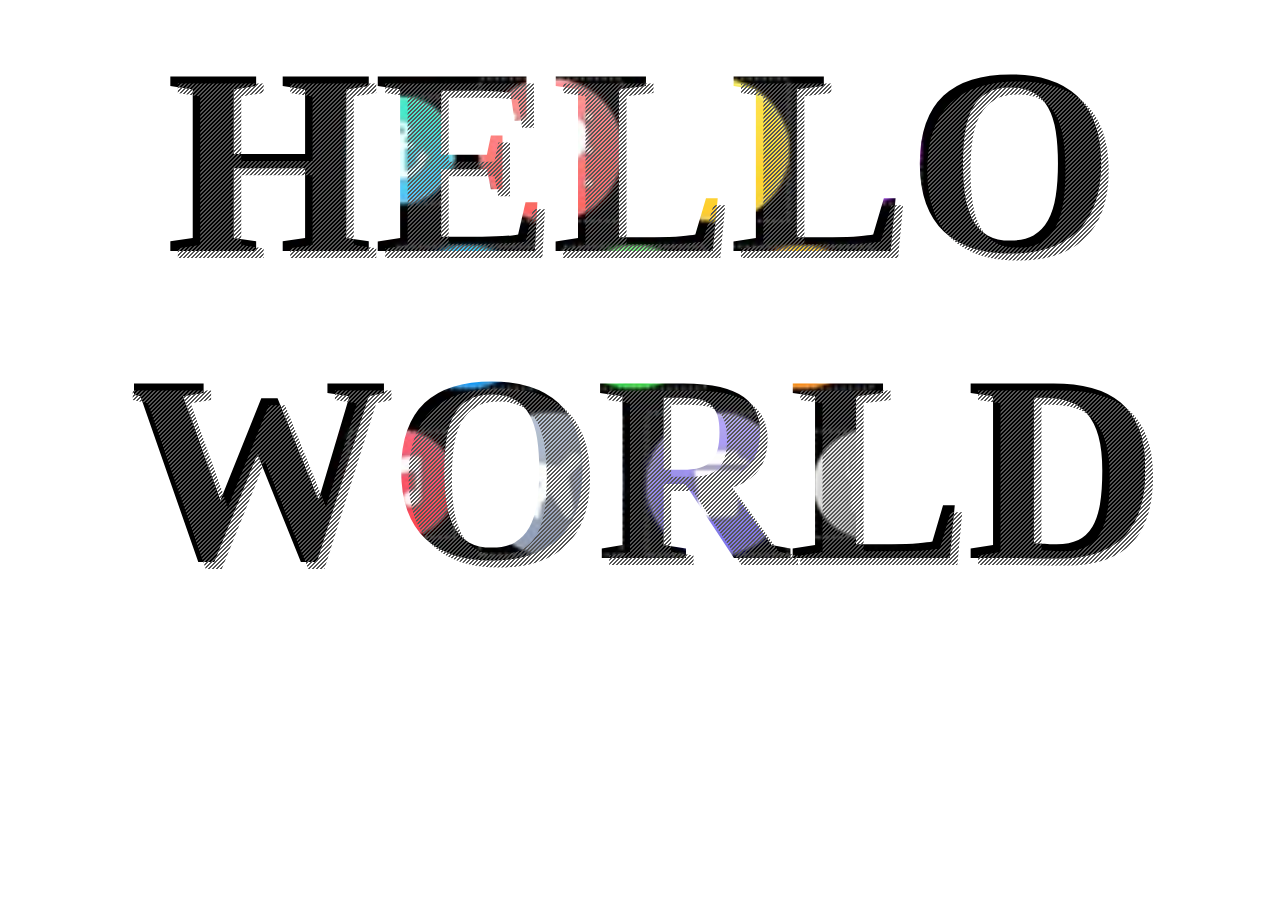
<file: CSS-HOOK/index.html>
<!DOCTYPE html>
<html lang="en">
<head>
    <meta charset="UTF-8">
    <title>CSS трюк с текстом</title>
    <style>

* {
    box-sizing: border-box;
}
.clipped {
    background: url(./img.jpg) no-repeat center center;
    background-size: cover;
    background-size: 80%;
    color: #fff;
    text-align: center;
    padding 2em;
    -webkit-text-fill-color: transparent;
    -webkit-background-clip: text;
    }

.text {
    font-size: 200pt;
    font-weight: 800;
    
}

.container .text:after {
    content:"HELLO WORLD";
    position: absolute;
    left: 15px;
    top: 15px;
    background-image: -webkit-linear-gradient(left top, transparent 0%, 
    transparent 25%, #555 25%, #555 50%, transparent 50%, 
    transparent 75%, #555 75%);
    background-size: 4px 4px;
    -webkit-background-clip: text;
    /* -webkit-text-fill-color: transparent; */
    display: block;
    text-shadow: none;
    text-align: center;
}
    </style>
</head>
<body>
    <div class="container">
        <div class="clipped">
        <div class="text">HELLO WORLD</div>
        </div> 
       </div>
</body>
</html>
</file>
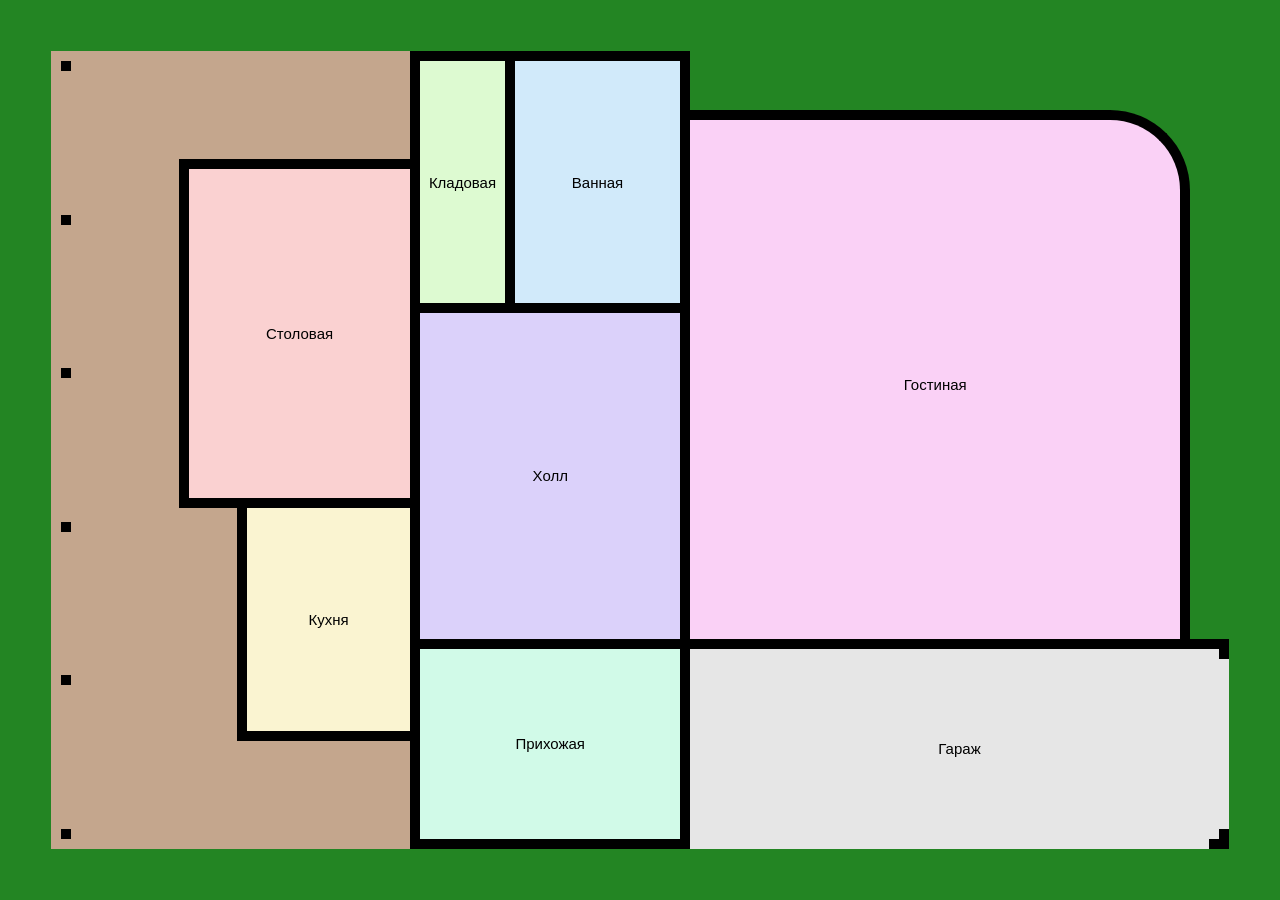
<file: HW-5/index.html>
<!DOCTYPE html>
<html lang="en">
<head>
    <meta charset="UTF-8">
    <!-- <link rel="stylesheet" href="./theme.css"> -->
    <link rel="stylesheet" href="./main.css">
    <title>Home</title>
</head>
<body class="lawn">
    <div class="house">
        
        
        <div class="terrace">
            <div class="pillars">
                <div class="pillar"></div>
                <div class="pillar"></div>
                <div class="pillar"></div>
                <div class="pillar"></div>
                <div class="pillar"></div>
                <div class="pillar"></div>
            </div>
            <div class="left-wing">
                <div class="dining area">Столовая</div>
                <div class="kitchen area">Кухня</div>
            </div>
        </div>
        <div class="middle">
            <div class="storeroom">
                <div class="storage area">Кладовая</div>
                <div class="bathroom area">Ванная</div>
            </div>
            <div class="hall area">Холл</div>
            <div class="entry area">Прихожая</div>
        </div>
        <div class="right-wing">
            <div class="guest area">Гостиная</div>
            <div class="garage area">Гараж</div>
        </div>
    </div>
    
</body>
</html>
</file>
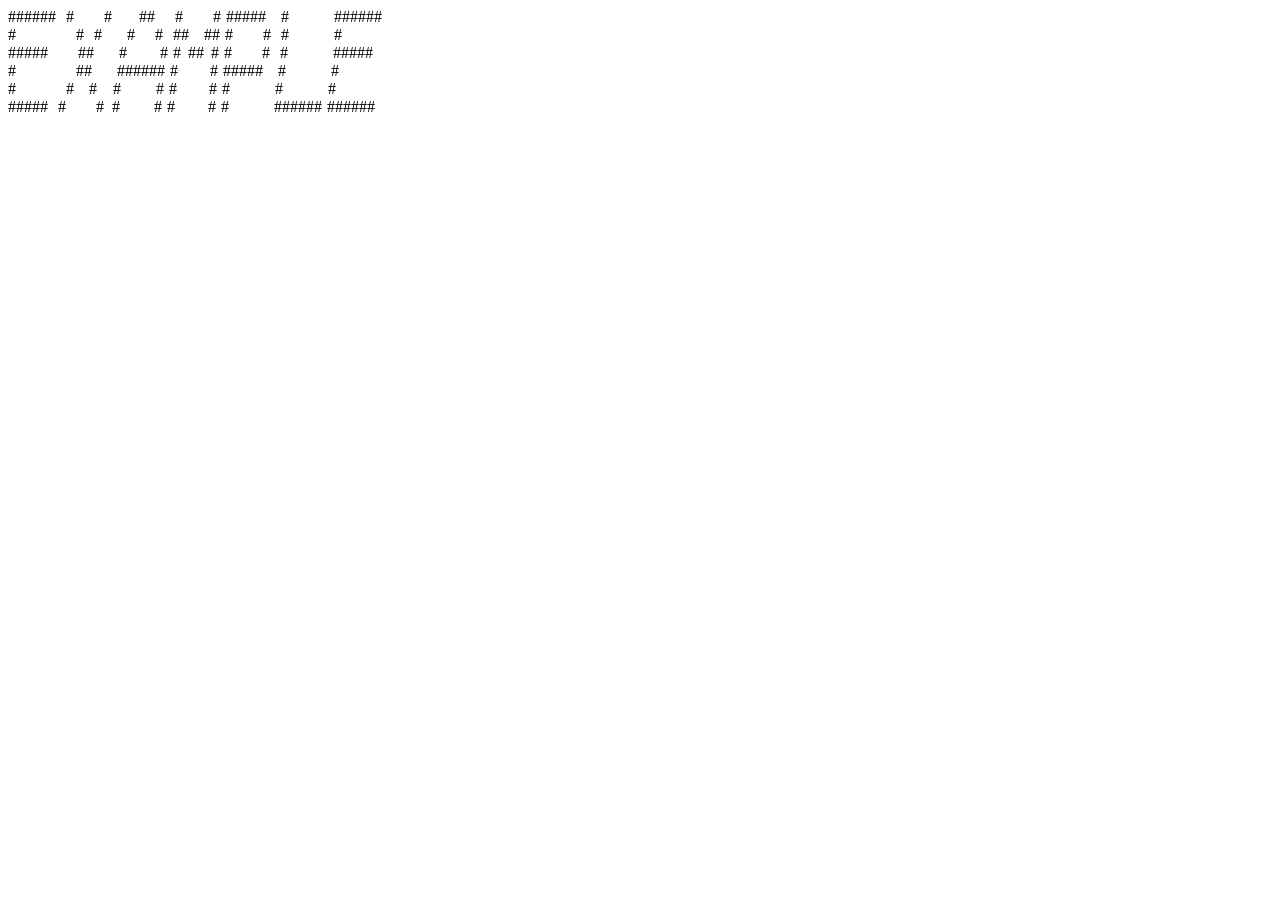
<file: HW1/index.html>
<html>
    <head>
        <title>Example</title>
    </head>
    <body>
        <table border="0" cellspacing="0" cellpadding="0">
            <tr>
                <td>######</td>
                <td width="10"></td>
                <td>#</td>
                <td width="30"></td>
                <td>#</td>
                <td width="27"></td>
                <td>##</td>
                <td width="20"></td>
                <td>#</td>
                <td width="30"></td>
                <td>#</td>
                <td width="5"></td>
                <td>#####</td>
                <td width="15"></td>
                <td>#</td>
                <td width="45"></td>
                <td>######</td>
            </tr>
        </table>
        <table border="0" cellspacing="0" cellpadding="0">
            <tr>
                <td>#</td>
                <td width="60"></td>
                <td>#</td>
                <td width="10"></td>
                <td>#</td>
                <td width="25"></td>
                <td>#</td>
                <td width="20"></td>
                <td>#</td>
                <td width="10"></td>
                <td>##</td>
                <td width="15"></td>
                <td>##</td>
                <td width="5"></td>
                <td>#</td>
                <td width="30"></td>
                <td>#</td>
                <td width="10"></td>
                <td>#</td>
                <td width="45"></td>
                <td>#</td>
            </tr>
        </table>
        <table cellspacing="0" cellpadding="0">
            <tr>
                    <td>#####</td>
                    <td width="30"></td>
                    <td>##</td>
                    <td width="25"></td>
                    <td>#</td>
                    <td width="33"></td>
                    <td>#</td>
                    <td width="5"></td>
                    <td>#</td>
                    <td width="7"></td>
                    <td>##</td>
                    <td width="7"></td>
                    <td>#</td>
                    <td width="5"></td>
                    <td>#</td>
                    <td width="30"></td>
                    <td>#</td>
                    <td width="10"></td>
                    <td>#</td>
                    <td width="45"></td>
                    <td>#####</td>
            </tr>
        </table >
        <table cellspacing="0" cellpadding="0">
            <tr>
                <td>#</td>
                <td width="60"></td>
                <td>##</td>
                <td width="25"></td>
                <td>######</td>
                <td width="5"></td>
                <td>#</td>
                <td width="32"></td>
                <td>#</td>
                <td width="5"></td>
                <td>#####</td>
                <td width="15"></td>
                <td>#</td>
                <td width="45"></td>
                <td>#</td>
            </tr>
        </table>
        <table cellspacing="0" cellpadding="0">
            <tr>
                <td>#</td>
                <td width="50"></td>
                <td>#</td>
                <td width="15"></td>
                <td>#</td>
                <td width="16"></td>
                <td>#</td>
                <td width="35"></td>
                <td>#</td>
                <td width="5"></td>
                <td>#</td>
                <td width="32"></td>
                <td>#</td>
                <td width="5"></td>
                <td>#</td>
                <td width="45"></td>
                <td>#</td>
                <td width="45"></td>
                <td>#</td>
            </tr>
        </table>
        <table cellspacing="0" cellpadding="0">
            <td>#####</td>
            <td width="10"></td>
            <td>#</td>
            <td width="30"></td>
            <td>#</td>
            <td width="8"></td>
            <td>#</td>
            <td width="34"></td>
            <td>#</td>
            <td width="5"></td>
            <td>#</td>
            <td width="33"></td>
            <td>#</td>
            <td width="5"></td>
            <td>#</td>
            <td width="45"></td>
            <td>######</td>
            <td width="5"></td>
            <td>######</td>
        </table>
    </body>
</html>
</file>
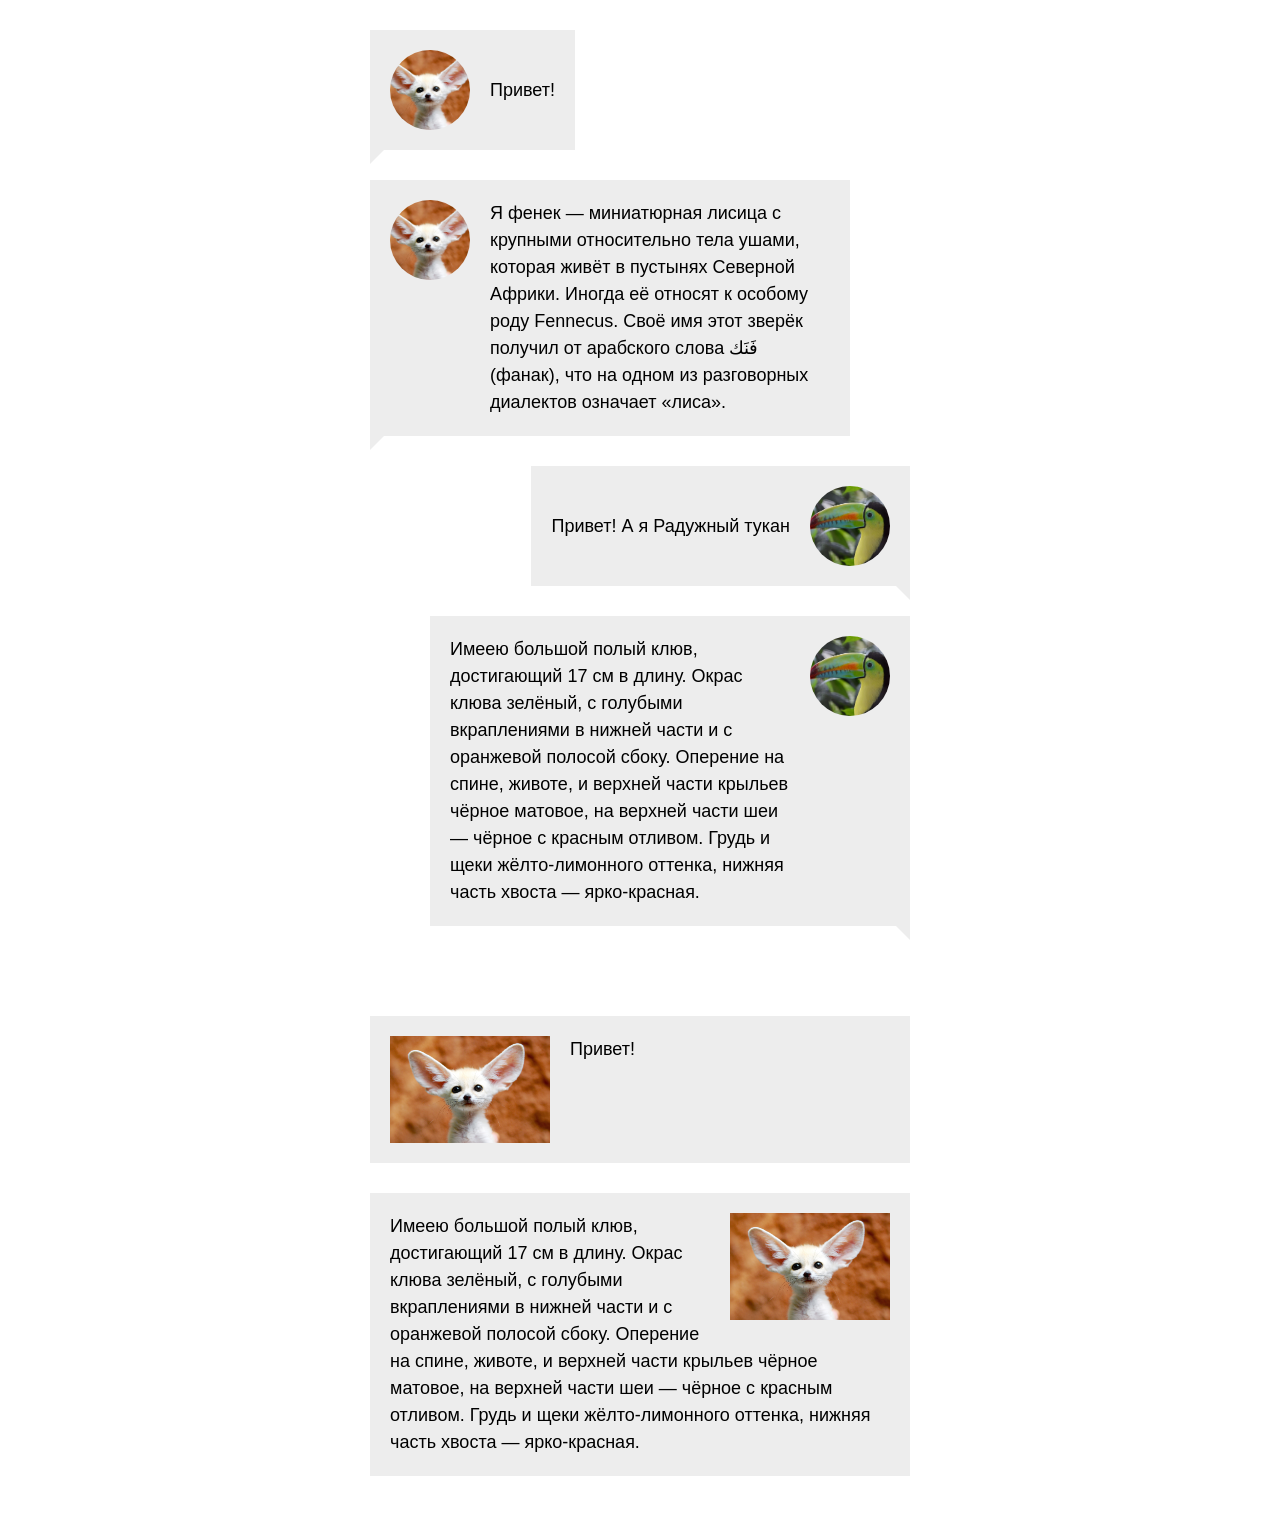
<file: EX-5/animals.html>
<!DOCTYPE html>
<html lang="en">
<head>
  <meta charset="UTF-8">
  <title>Document</title>

  <style>
    * {
      box-sizing: border-box;
      margin: 0;
      padding: 0;
    }

    body {
      display: flex;
      align-items: center;
      flex-direction: column;
      justify-content: center;
      font: 300 18px Roboto, sans-serif;
    }

    .messages {
      max-width: 600px;
      display: flex;
      flex-direction: column;
      padding: 30px;
    }

    .message {
      position: relative;
      display: flex;


      background-color: hsl(0, 0%, 93%);
/* 
      background-image: url('fennec.jpg'), url('tucan.jpg');
      background-size: 250px auto;
      background-repeat: no-repeat, repeat;
      background-position: top left, bottom right;
      background-origin: border-box; */
/* 
      background-image: url('fennec.jpg'), radial-gradient(green,  transparent), linear-gradient(0deg, red, transparent, yellow);
      background-size: 100px auto, 100% auto, 100% auto;
      background-repeat: no-repeat;
      background-position: center; */


      /* background-attachment: fixed; */

      

      /* border: 10px solid hsla(0, 100%, 50%, .5); */
      margin-bottom: 30px;
    }

    .message:hover {
      
      /* border: 5px solid blue; */
      /* margin: -5px;  */
      
    }

    .message::after {
      content: '';
      display: block;
      position: absolute;
      /* background-color: hsl(0, 0%, 93%); */
      /* width: 15px;
      height: 15px; */
      bottom: -14px;


      border: 7px solid;
      /* border-width: 20px 40px; */
    }

    .avatar {
      flex: 0 0 auto;
      padding: 20px;
    }

    .avatar img {
      display: block;
      width: 80px;
      height: 80px;
      object-fit: cover;
      border-radius: 50%;
    }

    .text {
      padding: 20px;
      align-self: center;
      line-height: 1.5;
    }

    .ltr {
      margin-right: 60px;
      align-self: flex-start;
    }
      .ltr .text {
        padding-left: 0px;
      }

      .ltr::after {
        left: 0;
        
        border-left-color: hsl(0, 0%, 93%);
        border-right-color: transparent;
        border-bottom-color: transparent;
        border-top-color: hsl(0, 0%, 93%);
      }


    .rtl {
      flex-direction: row-reverse;
      margin-left: 60px;
      align-self: flex-end;
    }
      .rtl .text {
        padding-right: 0px;
      }

      .rtl::after {
        right: 0;
        
        border-left-color:transparent;
        border-right-color:  hsl(0, 0%, 93%);
        border-bottom-color: transparent;
        border-top-color: hsl(0, 0%, 93%);
      }



    b {
      font-weight: 400;
    }

    .messages-float {
      max-width: 600px;
      padding: 30px;
    }

    .message-float {
      background-color: hsl(0, 0%, 93%);
      margin-bottom: 30px;
    }

    .message-float img {
      width: 200px;
      padding: 20px;
    }

    .message-float::after {
      content: '';
      clear: both;
      display: block;
    }


    .first img {
      float: left;
    }

    .second img {
      float: right;
    }


  </style>
</head>
<body>

  <div class="messages">

    <div class="message ltr">
      <div class="avatar"><img src="fennec.jpg" alt=""></div>
      <div class="text">Привет!</div>
    </div>

    <div class="message ltr">
      <div class="avatar"><img src="fennec.jpg" alt=""></div>
      <div class="text">Я <b>фенек</b> — миниатюрная лисица с крупными относительно тела ушами, которая живёт в пустынях Северной Африки. Иногда её относят к особому роду Fennecus. Своё имя этот зверёк получил от арабского слова فَنَك‎‎ (фанак), что на одном из разговорных диалектов означает «лиса».</div>
    </div>

    <div class="message rtl">
      <div class="avatar"><img src="tucan.jpg" alt=""></div>
      <div class="text">Привет! А я <b>Радужный тукан</b></div>
    </div>

    <div class="message rtl">
      <div class="avatar"><img src="tucan.jpg" alt=""></div>
      <div class="text">Имеею большой полый клюв, достигающий 17 см в длину. Окрас клюва зелёный, с голубыми вкраплениями в нижней части и с оранжевой полосой сбоку. Оперение на спине, животе, и верхней части крыльев чёрное матовое, на верхней части шеи — чёрное с красным отливом. Грудь и щеки жёлто-лимонного оттенка, нижняя часть хвоста — ярко-красная.</div>
    </div>

  </div>

  <div class="messages-float">
    <div class="message-float first">
      <img src="fennec.jpg" alt="">
      <div class="text">
        Привет!
      </div>
    </div>
    <div class="message-float second">
      <img src="fennec.jpg" alt="">
      <div class="text">
        Имеею большой полый клюв, достигающий 17 см в длину. 
        Окрас клюва зелёный, с голубыми вкраплениями в нижней части и с оранжевой полосой сбоку. 
        Оперение на спине, животе, и верхней части крыльев чёрное матовое, на верхней 
        части шеи — чёрное с красным отливом. Грудь и щеки жёлто-лимонного оттенка, нижняя часть хвоста — ярко-красная.
      </div>
    </div>
  </div>

</body>
</html>
</file>
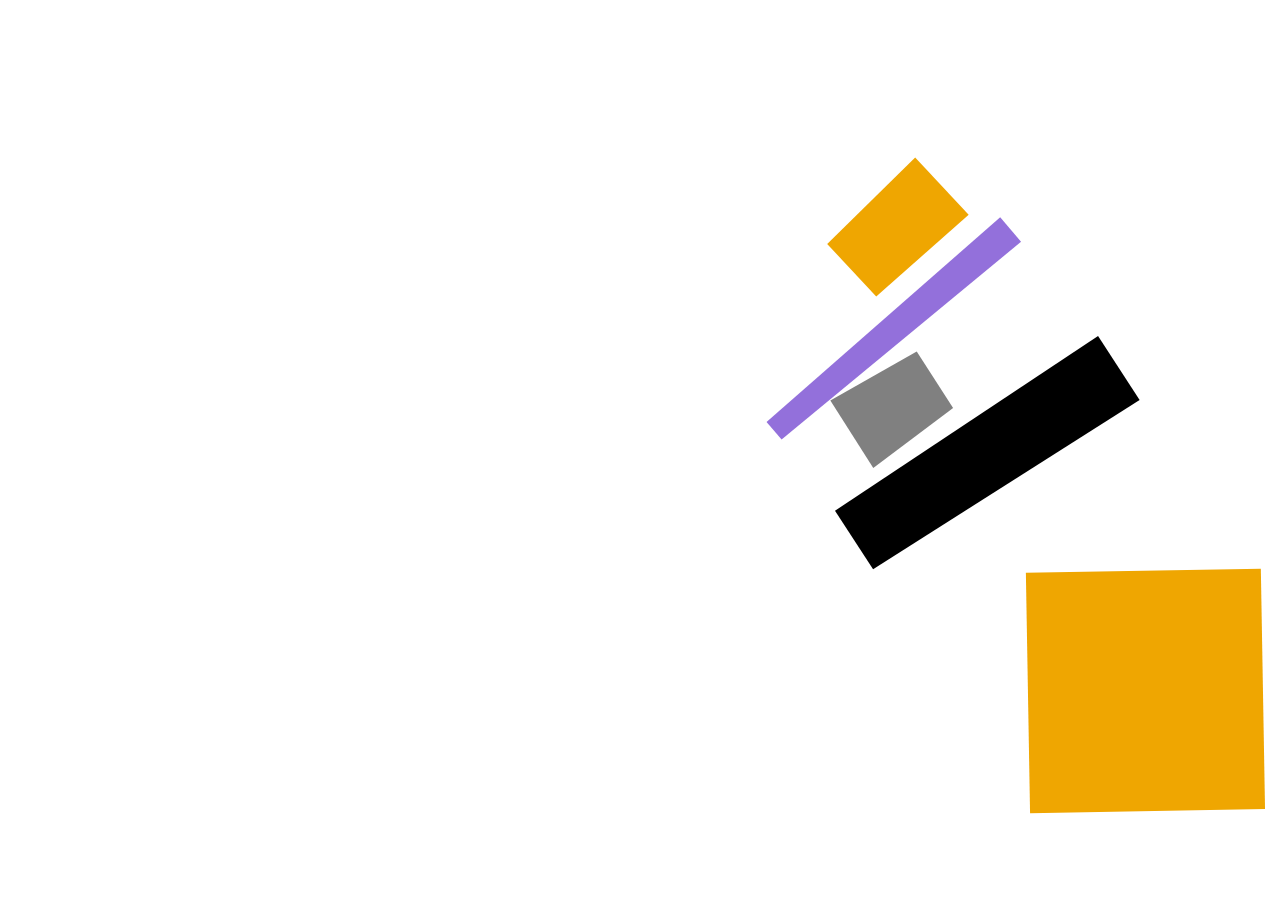
<file: HW-6/painting.html>
<!DOCTYPE html>
<html lang="en">
<head>
  <meta charset="UTF-8">
  <title>Малевич</title>
  <style>
    * {
      box-sizing: border-box;
      padding: 0;
      margin: 0;
    }

    html {
      height: 100%;
    }

    body {
      min-height: 100%;
      display: flex;
      align-items: center;
      justify-content: center;
    }

    .easel {
      height: 800px;
      position: relative;
    }

    .palette {
      position: absolute;
      top: 0;
      left: 0;
      width: 80px;
      transform: translateX(-100%) translateX(-10px)
    }

    .reference {
      position: relative;
      z-index: 2;
      height: 100%;
      opacity: 0.5;
    }

    .canvas {
      position: absolute;
      top: 0;
      right: 0;
      bottom: 0;
      left: 0;
      z-index: 1;


      background-color: #f1f2ec;

    }


    .shape {
      position: absolute;
      top: 0;
      left: 0;
      width: 100px;
      height: 100px;

      background-color: grey;
    }

    .box{
      transform-origin: top left;
      background-color: transparent;
    }

    .rect {
      top:0;
      width: 100%;
      height: 100%;
    }

    .box:nth-child(1) {
      transform: translate(385px, 473px) rotateZ(-1deg) scale(2.35, 3.4);
    }

    .box:nth-child(1) .angle {
      transform: rotateX(-45deg);
      background-color: #efa601;
    }

    .box:nth-child(2) {
      transform: translate(275px, 110px) rotateZ(47deg) scale(0.75, 1.25);
      perspective: 200px;
    }

    .box:nth-child(2) .angle {
      transform: rotateX(-10deg);
      background-color: #efa601;
    }

    .box:nth-child(3) {
      transform: translate(375px, 158px) rotateZ(49.6deg) scale(0.27, 3.95);
      perspective: 200px;
    }

    .box:nth-child(3) .angle {
      transform: rotateX(-40deg);
      background-color: mediumpurple;
    }

    .box:nth-child(4) {
      transform: translate(280px, 295px) rotateZ(56deg) scale(0.73, 1.05);
      perspective: 200px;
    }

    .box:nth-child(4) .angle {
      transform: rotateX(20deg) rotateZ(1deg);
      background-color: grey;
    }

    .box:nth-child(5) {
      transform: translate(455px, 290px) rotateZ(57deg) scale(0.73, 3.2);
      perspective: 200px;
    }

    .box:nth-child(5) .angle {
      transform: rotateX(-10deg) rotateZ(0deg);
      background-color: black;
    }

  </style>
</head>
<body>
<div class="easel">
  <!-- <img class="palette" src="easy.jpg"/> -->
  <!-- <img class="reference" src="easy.jpg"> -->
  <div class="canvas">
    <div class="shape box">
      <div class="rect angle"></div>
    </div>
    <div class="shape box">
      <div class="rect angle"></div>
    </div>
    <div class="shape box">
      <div class="rect angle"></div>
    </div>
    <div class="shape box">
      <div class="rect angle"></div>
    </div>
    <div class="shape box">
      <div class="rect angle"></div>
    </div>
  </div>
</div>
</body>
</html>
</file>
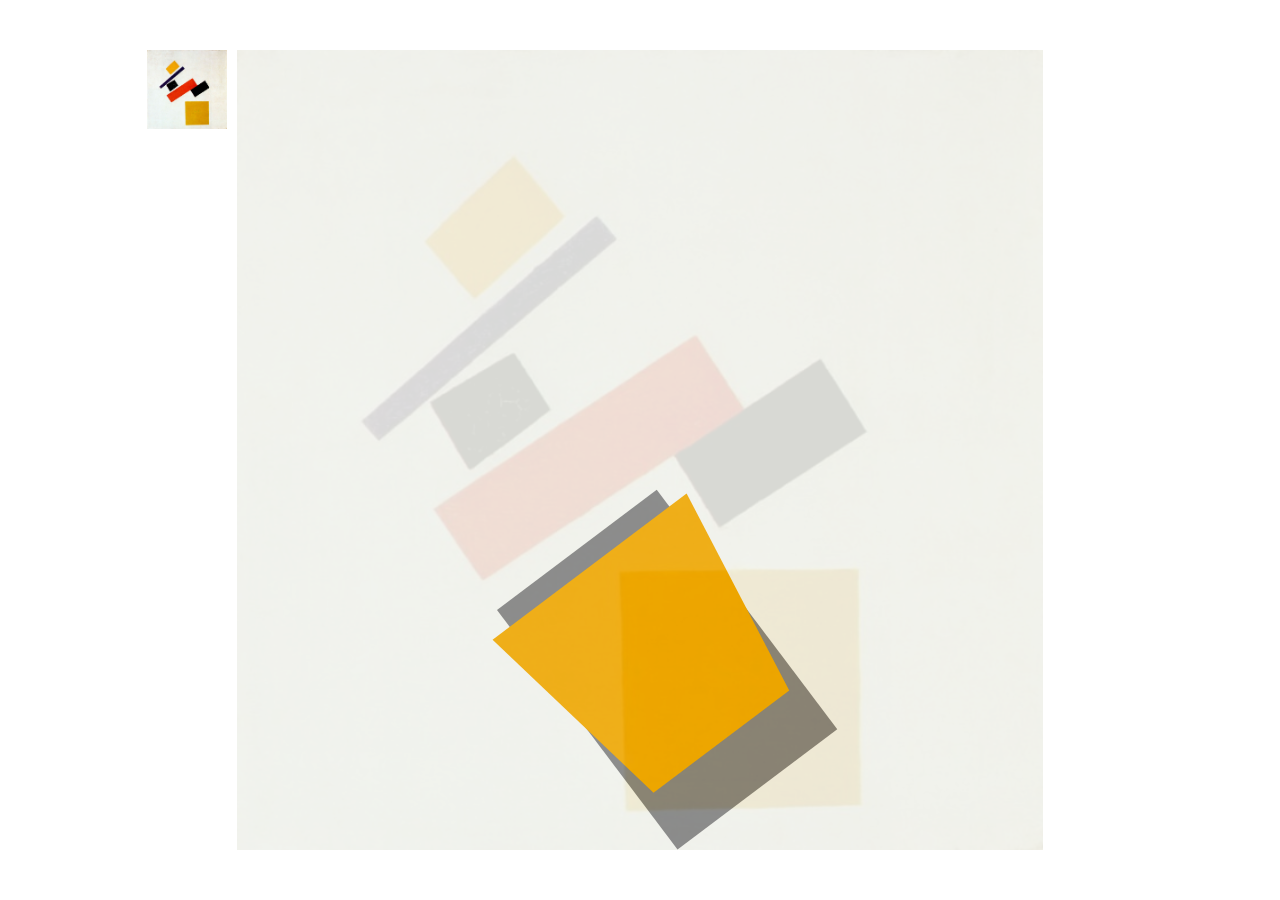
<file: HW-6/painting_orig.html>
<!DOCTYPE html>
<html lang="en">
<head>
  <meta charset="UTF-8">
  <title>Малевич</title>
  <style>
    * {
      box-sizing: border-box;
      padding: 0;
      margin: 0;
    }

    html {
      height: 100%;
    }

    body {
      min-height: 100%;
      display: flex;
      align-items: center;
      justify-content: center;
    }

    .easel {
      height: 800px;
      position: relative;
    }

    .palette {
      position: absolute;
      top: 0;
      left: 0;
      width: 80px;
      transform: translateX(-100%) translateX(-10px)
    }

    .reference {
      position: relative;
      z-index: 2;
      height: 100%;
      opacity: 0.1;
    }

    .canvas {
      position: absolute;
      top: 0;
      right: 0;
      bottom: 0;
      left: 0;
      z-index: 1;


      background-color: #f1f2ec;

    }


    .shape {
      position: absolute;
      top: 0;
      left: 0;
      width: 100px;
      height: 100px;

      background-color: grey;
    }

    .box {
      transform-origin: top left;
      transform: translate(260px, 560px) rotateZ(-37deg) scale(2, 3);

      perspective: 200px;
      /* background-color: transparent; */

    }

    .rect1 {
      width: 100%;
      height: 100%;
      transform: rotateX(-45deg);
      background-color: #efa601;
    }

  </style>
</head>
<body>
  <div class="easel">
    <img class="palette" src="easy.jpg"/>
    <img class="reference" src="easy.jpg">
    <div class="canvas">
      <div class="shape box">
        <div class="rect1"></div>
      </div>
    </div>
  </div>
</body>
</html>
</file>
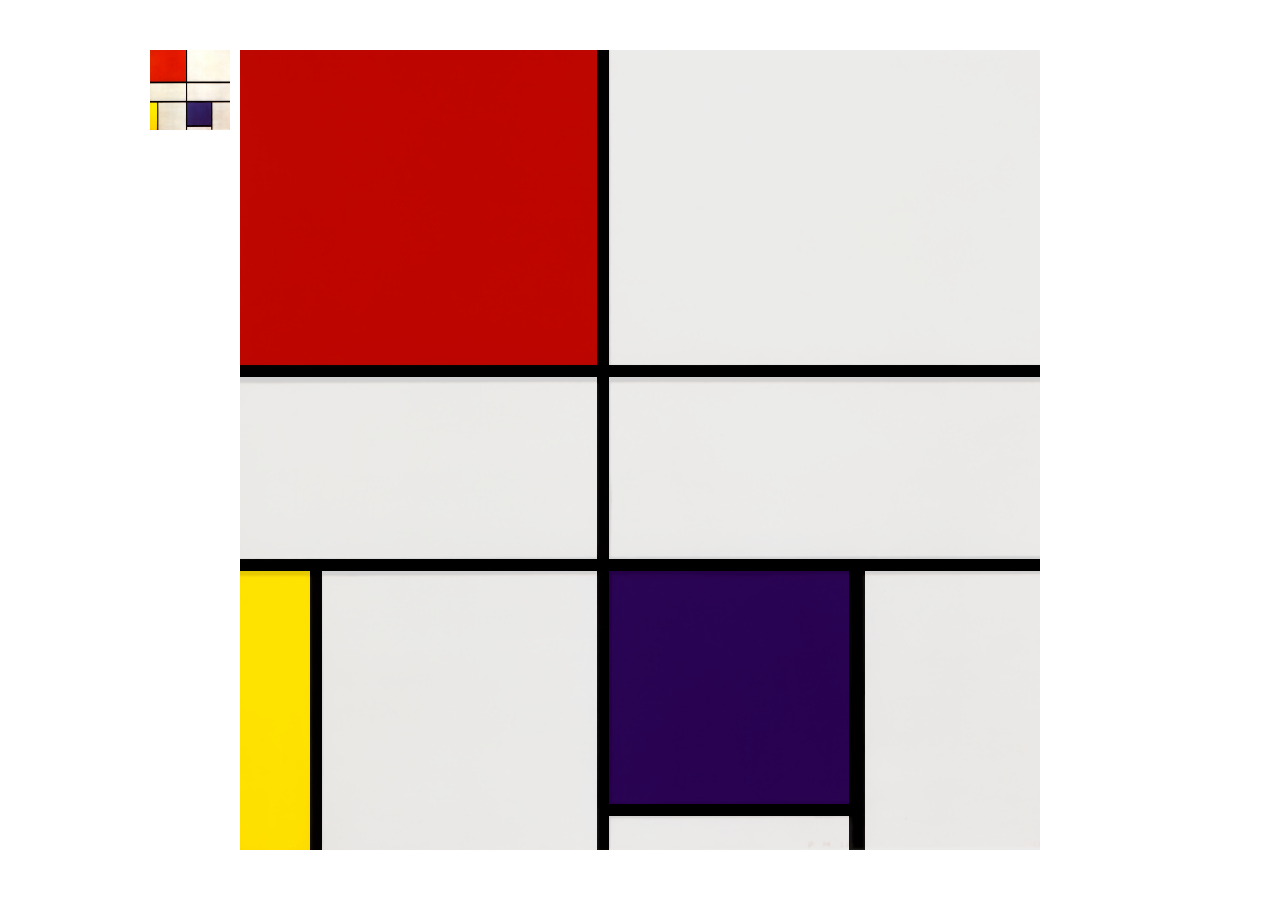
<file: HW-7/painting.html>
<!DOCTYPE html>
<html lang="en">
<head>
  <meta charset="UTF-8">
  <title>Модриан</title>
  <style>
    * {
      box-sizing: border-box;
      padding: 0;
      margin: 0;
    }

    html {
      height: 100%;
    }

    body {
      min-height: 100%;
      display: flex;
      align-items: center;
      justify-content: center;
    }

    .easel {
      height: 800px;
      position: relative;
    }

    .palette {
      position: absolute;
      top: 0;
      left: 0;
      width: 80px;
      transform: translateX(-100%) translateX(-10px);
    }

    .reference {
      position: relative;
      z-index: 2;
      height: 100%;
      opacity: 0.1;
      pointer-events: none;
    }
    .canvas {
      position: absolute;
      top: 0;
      right: 0;
      bottom: 0;
      left: 0;
      z-index: 1;
      background-color: black;

      display: grid;
      grid-template-rows: 315px 1fr 233px 34px ;
      grid-template-columns: 70px 12px 275px 12px 1fr 16px 175px;

      row-gap: 12px;  
    }

    .rect-1 {
      background-color: #b90400;
      grid-area: 1 / 1 / span 1 / 4 ;
    }

   .rect-2 {
      background-color: #e9e9e9;
      grid-area: 1 / 5 / span 1 / -1;  
    }
    
    
    .rect-3 {
      background-color: #e9e9e9;
      grid-area: 2 / 1 / span 1 / 4 ;
    }
    
    .rect-4 {
      background-color: #e9e9e9;
      grid-area: 2 / 5 / span 1 / -1;  

    }
    
    

    
    .rect-5 {
      background-color: #fee101;
      grid-area: 3 / 1 / span 2;  
    }

    
   
    .rect-6 {
      background-color: #e9e9e9;
      grid-area: 3 / 3 / span 2 ; 
    }

    
    
    .rect-7 {
      background-color: #290152;
      grid-area: 3 / 5;  
    }

    
    
    .rect-8 {
      background-color: #e9e9e9;
      grid-area: 4 / 5;  
    }

    .rect-9 {
      background-color: #e9e9e9;
      grid-area: 3 / 7 / span 2;  
    }
    
  </style>
</head>
<body>
  <div class="easel">
    <img class="palette" src="medium.jpg"/>
    <img class="reference" src="medium.jpg">
    <div class="canvas">
      <div class="rect-1"></div>
      <div class="rect-2"></div>
      <div class="rect-3"></div>
      <div class="rect-4"></div>
      <div class="rect-5"></div>
      <div class="rect-6"></div>
      <div class="rect-7"></div>
      <div class="rect-8"></div>
      <div class="rect-9"></div>

      <div class="border-1"></div>
    </div>
  </div>
</body>
</html>
</file>
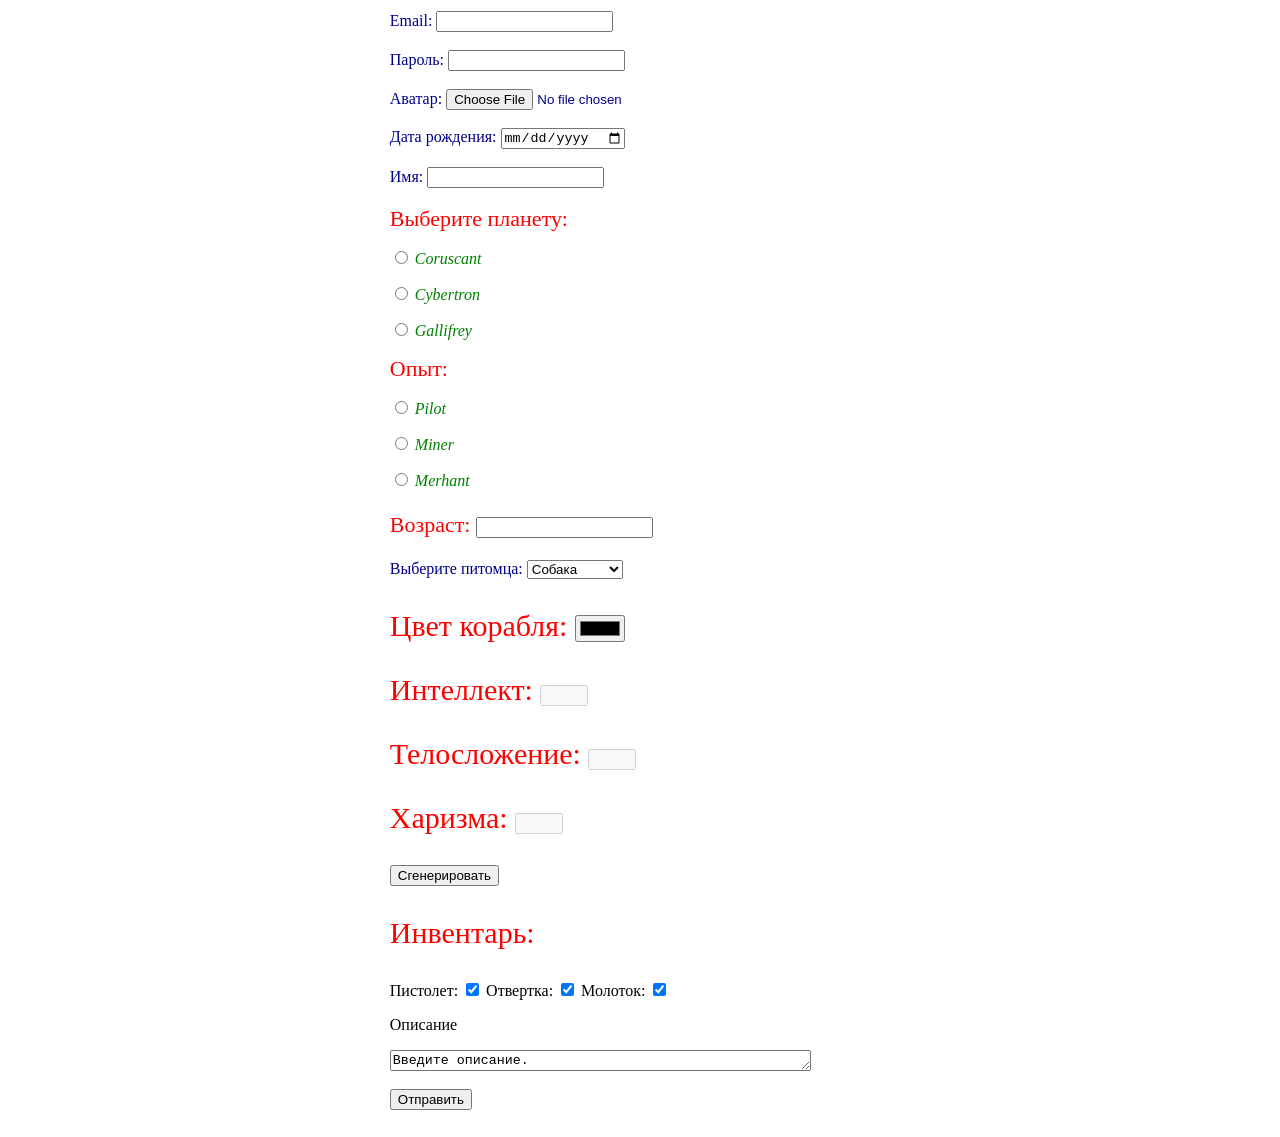
<file: HW4-2/character.html>
<html>
  <head>
    <script src="main.js" type="text/javascript"></script>
    <link href="./main.css" rel="stylesheet">
  </head>
  <body>
   <table border="0" width="100%">
     <tr>
       <td width="30%">
       </td>
       <td width="50%">
          <form name="character" method="GET">
            <div>
              <div class="q1">
                Email: 
                <input type="email" name="Email" required />
              </div>
              <br/>
              <div class="q1"> 
                Пароль: 
                <input type="password" name="Password" minlength="8" maxlength="16" required />
              </div>
              <br/>
              <div class="q1">
                Аватар:
                <input type="file" name="avatar" required />
              </div>
              <br/>
              <div class="q1">
                Дата рождения:
                <input type="date" name="dateOfBirth" required />
              </div>
          </div>
          <br/>
          <div>
            <div class="q1">
              Имя:
              <input type="text" name="name" required />
            </div>
            <div>
              <br/>
              <div>
                <label for="planet" class="w2">Выберите планету:</label>
              </div>
              <p class="i1"><input type="radio" value="coruscant" name="planet" required /> Coruscant </p>
              <p class="i1"><input type="radio" value="cybertron" name="planet" required /> Cybertron </p>
              <p class="i1"><input type="radio" value="gallifrey" name="planet" required /> Gallifrey </p>
            </div>
            <div>
              <label for="background" class="o1">Опыт:</label>
            </div>
            <p class="i1"><input type="radio" value="pilot" name="background" required /> Pilot </p>
            <p class="i1"><input type="radio" value="miner" name="background" required /> Miner </p>
            <p class="i1"><input type="radio" value="merhant" name="background" required /> Merhant </p>
          </div>
          <div>
            <p id="a1">Возраст:
            <input type="number" name="age" required />
            </p>
          </div>
          <div>
            <p class="q1">Выберите питомца:
              <select name="pet" required>
                <optgroup label="Животные">
                  <option selected value="dog">Собака</option>
                  <option value="crocodile">Крокодил</option>
                  <option value="cat">Кошка</option>
                  <option value="mouse">Мышь</option>
                </optgroup>
                <optgroup label="Птицы">
                  <option value="parrot">Попугай</option>
                  <option value="chicken">Курица</option>
                  <option value="eagle">Орел</option>
                </optgroup>
              </select>
            </p>
          </div>
          <div>
            <p class="p1">
              Цвет корабля:
              <input type="color" name="shipColor" required>
            </p>
          </div>
          <div>
            <p class="p1">
              Интеллект:
              <input type="number" name="intelligence" min="1" max="20" required disabled />
            </p>
          </div>
          <div>
            <p class="p1">
              Телосложение:
              <input type="number" name="constitution" min="1" max="20" required disabled />
            </p>
          </div>
          <div>
            <p class="p1"> 
              Харизма:
              <input type="number" name="charisma" min="1" max="20"  required disabled />
            </p>
            <button type="submit" id="roll"> Сгенерировать </button>
          </div>
          <div>
            
            <p class="p1">Инвентарь:</p>
            <label for="inventory-gun">
              Пистолет:
            </label>
            <input type="checkbox" name="inventory-gun" id="inventory-gun" required checked/>
            <label for="inventory-screwdriver">
              Отвертка:
            </label>
            <input type="checkbox" name="inventory-screwdriver" id="inventory-screwdriver" required checked/>
            <label for="inventory-screwdriver">
              Молоток:
            </label>
            <input type="checkbox" name="inventory-hammer" id="inventory-hammer" required checked/>
          </div>
          <div>
            <p>Описание</p>
            <textarea cols="50" name="description" rows="1">Введите описание.
            </textarea>
          </div>
          <br/>
          <button name="send" type="submit">Отправить</button>
          </div>
          </form>
        </td>
        <td width="20%">
        </td>
      </tr>
    </table>
  </body>
</html>
</file>
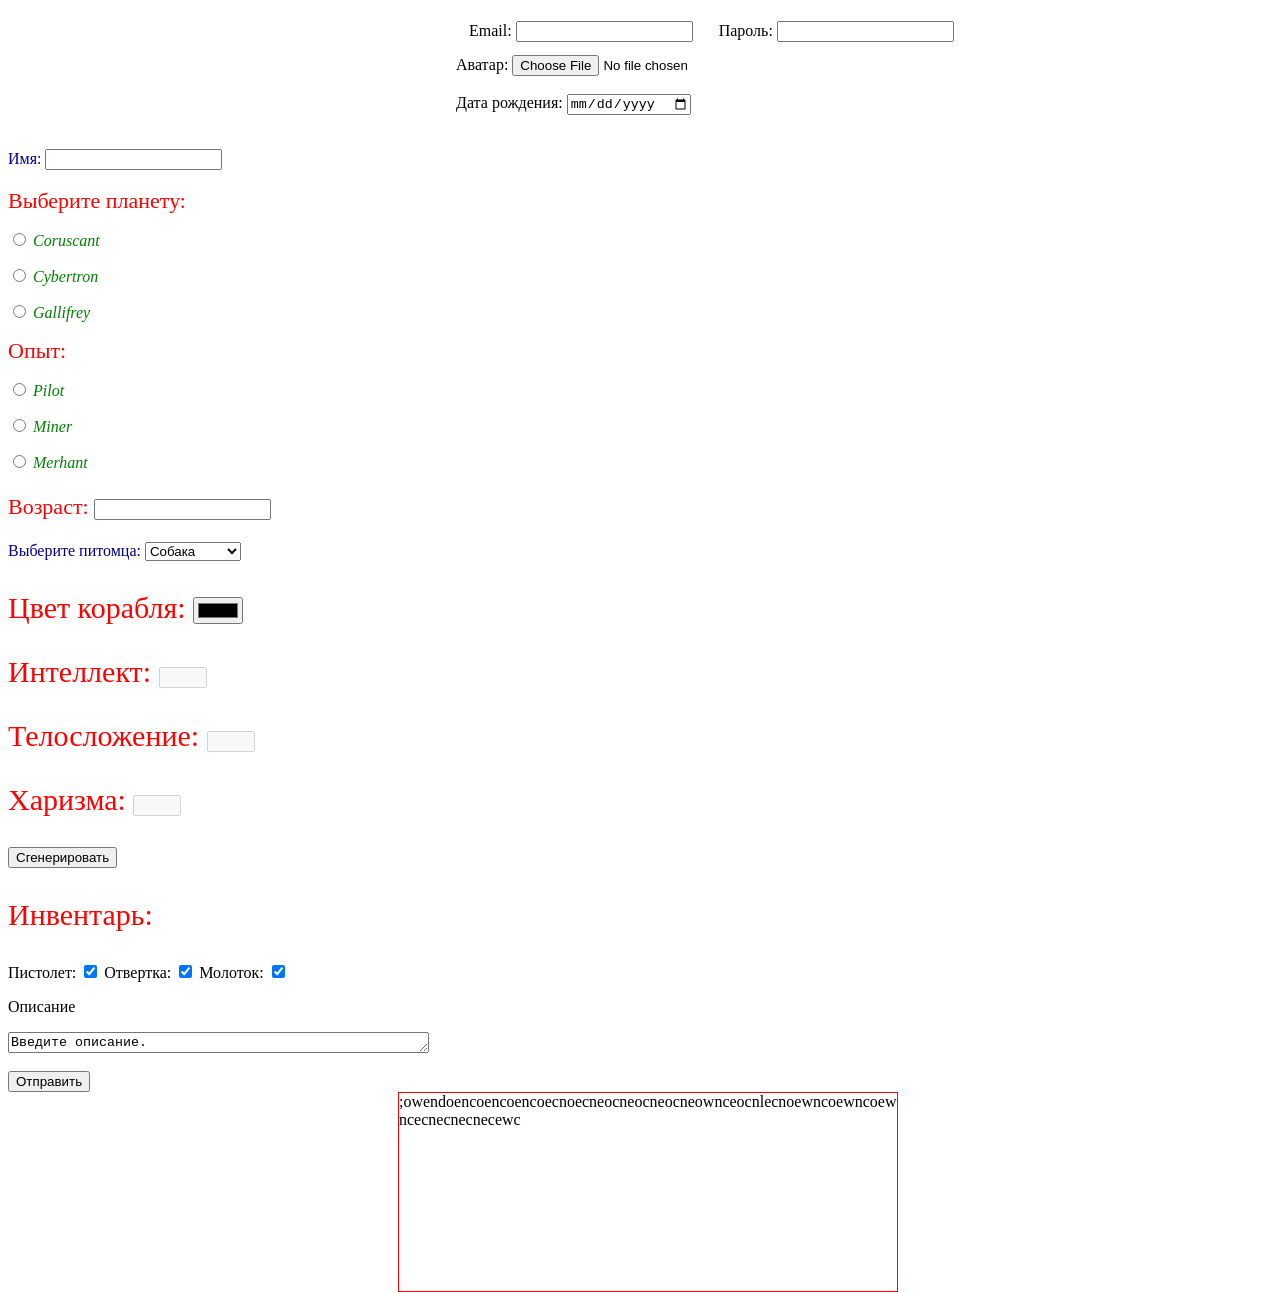
<file: HW4-3/character.html>
<html>
  <head>
    <script src="main.js" type="text/javascript"></script>
    <link href="./main.css" rel="stylesheet">
  </head>
  <body>
         <div class="main">
          <form name="character" method="GET">
            <div class="emailmain">
              <div class="email">
                Email: 
                <input type="email" name="Email" required />
              </div>
              <!-- <br/> -->
              <div class="pass"> 
                Пароль: 
                <input type="password" name="Password" minlength="8" maxlength="16" required />
              </div>
            </div>
              <br/>
              <div class="q1">
                Аватар:
                <input type="file" name="avatar" required />
              </div>
              <br/>
              <div class="q1">
                Дата рождения:
                <input type="date" name="dateOfBirth" required />
              </div>
          </div>
          <br/>
          <div>
            <div class="q1">
              Имя:
              <input type="text" name="name" required />
            </div>
            <div>
              <br/>
              <div>
                <label for="planet" class="w2">Выберите планету:</label>
              </div>
              <p class="i1"><input type="radio" value="coruscant" name="planet" required /> Coruscant </p>
              <p class="i1"><input type="radio" value="cybertron" name="planet" required /> Cybertron </p>
              <p class="i1"><input type="radio" value="gallifrey" name="planet" required /> Gallifrey </p>
            </div>
            <div>
              <label for="background" class="o1">Опыт:</label>
            </div>
            <p class="i1"><input type="radio" value="pilot" name="background" required /> Pilot </p>
            <p class="i1"><input type="radio" value="miner" name="background" required /> Miner </p>
            <p class="i1"><input type="radio" value="merhant" name="background" required /> Merhant </p>
          </div>
          <div>
            <p id="a1">Возраст:
            <input type="number" name="age" required />
            </p>
          </div>
          <div>
            <p class="q1">Выберите питомца:
              <select name="pet" required>
                <optgroup label="Животные">
                  <option selected value="dog">Собака</option>
                  <option value="crocodile">Крокодил</option>
                  <option value="cat">Кошка</option>
                  <option value="mouse">Мышь</option>
                </optgroup>
                <optgroup label="Птицы">
                  <option value="parrot">Попугай</option>
                  <option value="chicken">Курица</option>
                  <option value="eagle">Орел</option>
                </optgroup>
              </select>
            </p>
          </div>
          <div>
            <p class="p1">
              Цвет корабля:
              <input type="color" name="shipColor" required>
            </p>
          </div>
          <div>
            <p class="p1">
              Интеллект:
              <input type="number" name="intelligence" min="1" max="20" required disabled />
            </p>
          </div>
          <div>
            <p class="p1">
              Телосложение:
              <input type="number" name="constitution" min="1" max="20" required disabled />
            </p>
          </div>
          <div>
            <p class="p1"> 
              Харизма:
              <input type="number" name="charisma" min="1" max="20"  required disabled />
            </p>
            <button type="submit" id="roll"> Сгенерировать </button>
          </div>
          <div>
            
            <p class="p1">Инвентарь:</p>
            <label for="inventory-gun">
              Пистолет:
            </label>
            <input type="checkbox" name="inventory-gun" id="inventory-gun" required checked/>
            <label for="inventory-screwdriver">
              Отвертка:
            </label>
            <input type="checkbox" name="inventory-screwdriver" id="inventory-screwdriver" required checked/>
            <label for="inventory-screwdriver">
              Молоток:
            </label>
            <input type="checkbox" name="inventory-hammer" id="inventory-hammer" required checked/>
          </div>
          <div>
            <p>Описание</p>
            <textarea cols="50" name="description" rows="1">Введите описание.
            </textarea>
          </div>
          <br/>
          <button name="send" type="submit">Отправить</button>
          </div>
          </form>
      <div class="box">
          ;owendoencoencoencoecnoecneocneocneocneownceocnlecnoewncoewncoewncecnecnecnecewc
      </div>
        </div>
  </body>
</html>
</file>
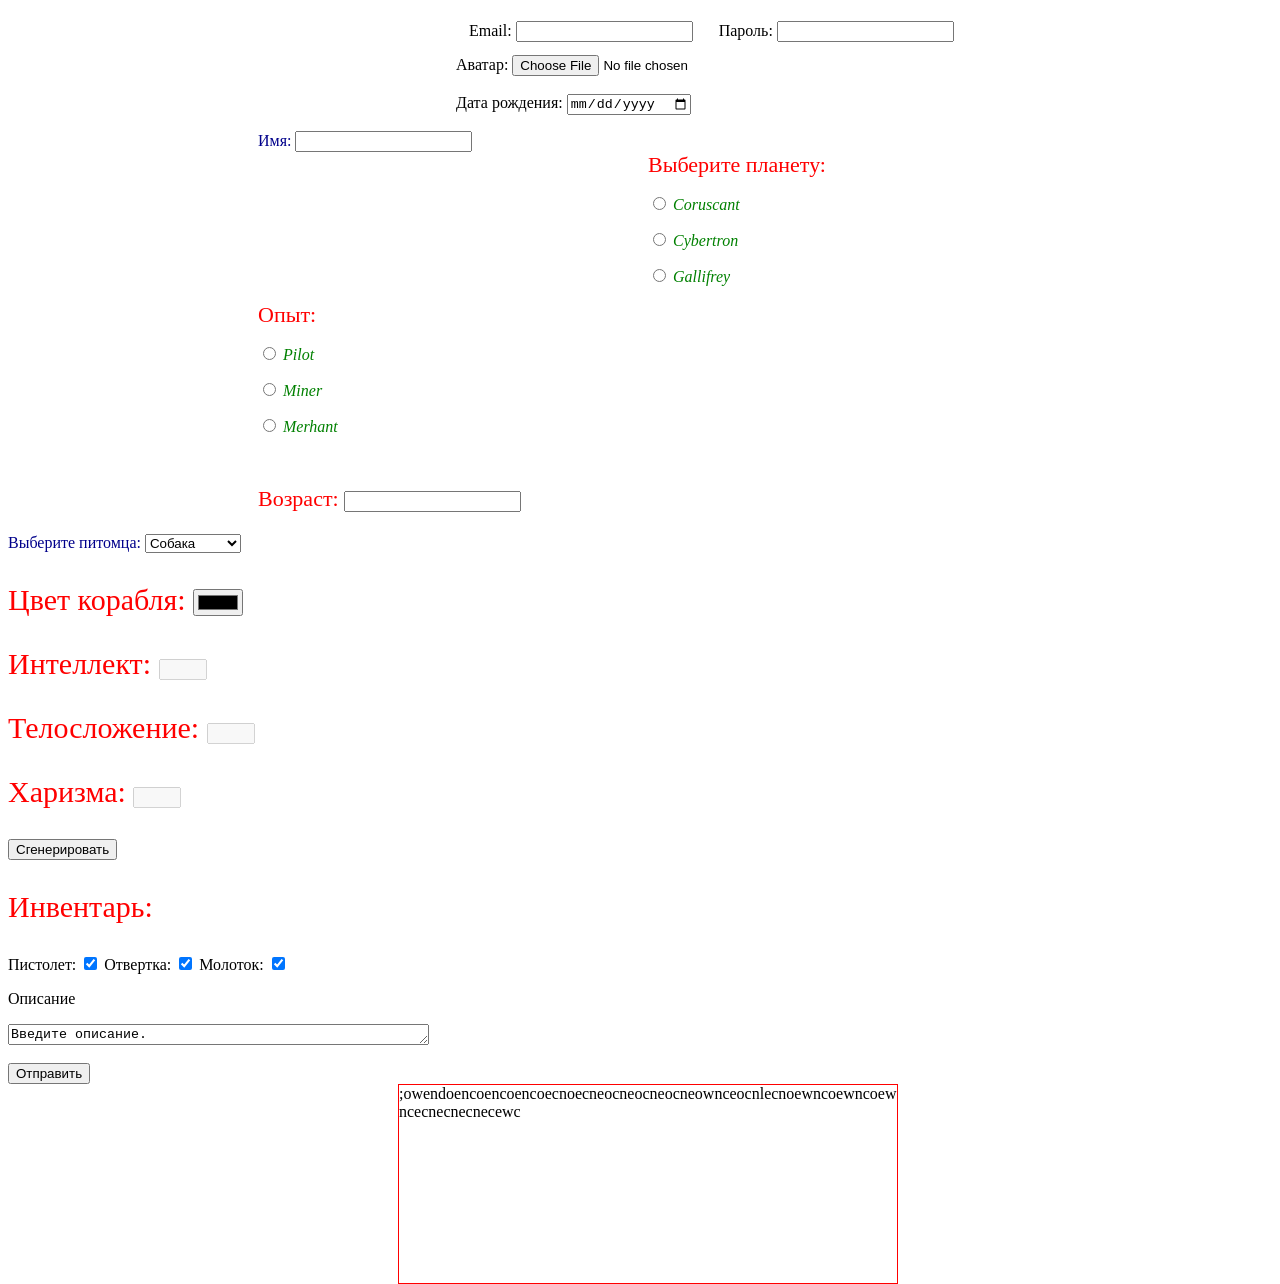
<file: HW4-4/character.html>
<html>
  <head>
    <script src="main.js" type="text/javascript"></script>
    <link href="./main.css" rel="stylesheet">
  </head>
  <body>
         <div class="main">
          <form name="character" method="GET">
            <div class="emailmain">
              <div class="email">
                Email: 
                <input type="email" name="Email" required />
              </div>
              <div class="pass"> 
                Пароль: 
                <input type="password" name="Password" minlength="8" maxlength="16" required />
              </div>
            </div>
              <br/>
              <div class="q1">
                Аватар:
                <input type="file" name="avatar" required />
              </div>
              <br/>
              <div class="q1">
                Дата рождения:
                <input type="date" name="dateOfBirth" required />
              </div>
          </div>
          <!-- <div> -->
            <div class="name">
              Имя:
              <input type="text" name="name" required />
            </div>
            <!-- <div> -->
              <!-- <br/> -->
              <div class="planet"> 
                <label for="planet" class="w2">Выберите планету:</label>
              <!-- </div> -->
              <p class="i1"><input type="radio" value="coruscant" name="planet" required /> Coruscant </p>
              <p class="i1"><input type="radio" value="cybertron" name="planet" required /> Cybertron </p>
              <p class="i1"><input type="radio" value="gallifrey" name="planet" required /> Gallifrey </p>
            </div>
            <div class="background">
              <label for="background" class="o1">Опыт:</label>
            <!-- </div> -->
            <p class="i1"><input type="radio" value="pilot" name="background" required /> Pilot </p>
            <p class="i1"><input type="radio" value="miner" name="background" required /> Miner </p>
            <p class="i1"><input type="radio" value="merhant" name="background" required /> Merhant </p>
          </div>
          <div class="age">
            <p id="a1">Возраст:
            <input type="number" name="age" required />
            </p>
          </div>
          <div>
            <p class="q1">Выберите питомца:
              <select name="pet" required>
                <optgroup label="Животные">
                  <option selected value="dog">Собака</option>
                  <option value="crocodile">Крокодил</option>
                  <option value="cat">Кошка</option>
                  <option value="mouse">Мышь</option>
                </optgroup>
                <optgroup label="Птицы">
                  <option value="parrot">Попугай</option>
                  <option value="chicken">Курица</option>
                  <option value="eagle">Орел</option>
                </optgroup>
              </select>
            </p>
          </div>
          <div>
            <p class="p1">
              Цвет корабля:
              <input type="color" name="shipColor" required>
            </p>
          </div>
          <div>
            <p class="p1">
              Интеллект:
              <input type="number" name="intelligence" min="1" max="20" required disabled />
            </p>
          </div>
          <div>
            <p class="p1">
              Телосложение:
              <input type="number" name="constitution" min="1" max="20" required disabled />
            </p>
          </div>
          <div>
            <p class="p1"> 
              Харизма:
              <input type="number" name="charisma" min="1" max="20"  required disabled />
            </p>
            <button type="submit" id="roll"> Сгенерировать </button>
          </div>
          <div>
            
            <p class="p1">Инвентарь:</p>
            <label for="inventory-gun">
              Пистолет:
            </label>
            <input type="checkbox" name="inventory-gun" id="inventory-gun" required checked/>
            <label for="inventory-screwdriver">
              Отвертка:
            </label>
            <input type="checkbox" name="inventory-screwdriver" id="inventory-screwdriver" required checked/>
            <label for="inventory-screwdriver">
              Молоток:
            </label>
            <input type="checkbox" name="inventory-hammer" id="inventory-hammer" required checked/>
          </div>
          <div>
            <p>Описание</p>
            <textarea cols="50" name="description" rows="1">Введите описание.
            </textarea>
          </div>
          <br/>
          <button name="send" type="submit">Отправить</button>
          </div>
          </form>
      <div class="box">
          ;owendoencoencoencoecnoecneocneocneocneownceocnlecnoewncoewncoewncecnecnecnecewc
      </div>
        </div>
  </body>
</html>
</file>
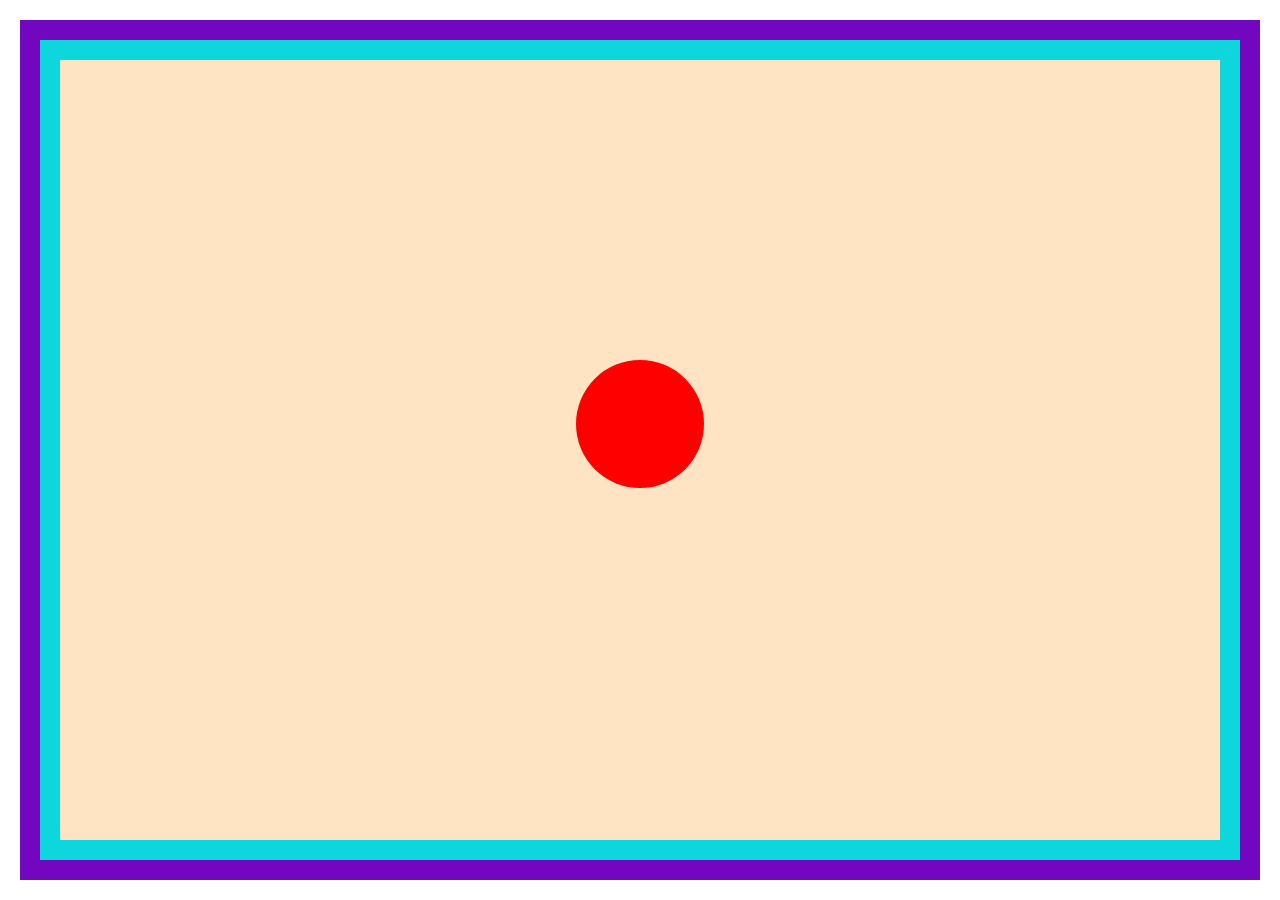
<file: HW4-5/1-1.html>
<!DOCTYPE html>
<html>
<head>
  <link href="main1.css" rel="stylesheet"/>
  <title>1 задание "Квадрат в квадрате"</title>
</head>
<body class="q1">
  <div class="outer-square">
    <div class="inner-square">
        <div class="inner-inner-sqare">
            <div class="ball"></div>
        </div>
    </div>
  </div>
</body>
</html>
</file>
<file: HW-5/theme.css>
body {
  font: 400 15px  Arial, sans-serif;
}

.lawn {
  background-color: hsl(120, 58%, 33%);
}
  
.terrace {
  background-color: hsl(28, 32%, 66%);
}

.dining {
  background-color: hsl(0, 80%, 90%);
}

.kitchen {
  background-color: hsl(51, 80%, 90%);
}

.storage {
  background-color: hsl(102, 80%, 90%);
} 

.bathroom {
  background-color: hsl(204, 80%, 90%);
} 

.hall {
  background-color: hsl(255, 80%, 90%);
}

.entry {
  background-color: hsl(153, 80%, 90%);
}

.guest {
  background-color: hsl(306, 80%, 90%);
}

.garage {  
  background-color: hsl(0, 0%, 90%);
}
</file>
<file: HW-5/main.css>
* {
    box-sizing: border-box;
    margin: 0;
    padding: 0;
}

html {
    height: 100%;
}

body {
    font: 400 15px  Arial, sans-serif;
  }

.lawn {
    padding: 4%;
    height: 100%;
    background-color: hsl(120, 58%, 33%);
}

.house {
    display: flex;
    height: 100%;

}

.terrace {
    flex: 2 1 200px;
    background-color: hsl(28, 32%, 66%);
    display: flex;
    align-items: stretch;
}

.left-wing {
    /* height: 100%;
    width: 100%; */
    flex: 1 0 0px;
    display: flex;
    flex-direction: column;
    align-items: flex-end;
    justify-content: flex-end;
    padding: 30% 0 30% 30%;
}

.middle {
    flex: 0 1 280px;
    /* background-color: red; */
    display: flex;
    flex-direction: column;
    justify-content: flex-start;
    align-items: stretch;

}
.right-wing {
    flex: 3 1 300px;
    display: flex;
    flex-direction: column;
    justify-content: flex-end;
    /* align-items: flex-start; */
    align-items: stretch;

}

.area {
    display: flex;
    align-items: center;
    justify-content: center;
    
}

.guest {
    flex: 0.9 0 0px;
    /* width: 100%; */
    max-width: 500px;
    border-top-right-radius: 80px;
    background-color: hsl(306, 80%, 90%);

}

.garage {
    flex: 0 0 200px;
    background-color: hsl(0, 0%, 90%);
}

.entry {
    flex: 0 0 200px;
    background-color: hsl(153, 80%, 90%);

}

.hall {
    flex: 4 1 40px;
    background-color: hsl(255, 80%, 90%);

}

.storeroom {
    flex: 3 1 30px;
    display: flex;
}

.storage {
    flex: 3.5 1 35px;
    background-color: hsl(102, 80%, 90%);
}

.bathroom {
    flex: 6.5 1 65px;
    background-color: hsl(204, 80%, 90%);
}

.kitchen {
 flex: 2 1 20px;
 width: 75%;
 background-color: hsl(51, 80%, 90%);
}

.dining {
    flex: 3 1 30px;
    width: 100%;
    background-color: hsl(0, 80%, 90%);
}

.pillars {
    flex: 0 0 auto;
    display:flex;
    flex-direction: column;
    justify-content: space-between;
    padding: 10px 0 10px 10px;

}

.pillar {
    width: 10px;
    height: 10px;
    background-color: black;
}

.area, .middle {
    border-style: solid;
    border-color: black;
}

.middle, .middle .area {
    border-width: 5px;
}

.kitchen { 
    border-width: 0 0 10px 10px;
}

.dining {
    border-width: 10px 0 10px 10px;
}

.guest {
    border-width: 10px 10px 0 0;
}

/* .garage {
    border-width: 10px 0 0;
    border-style: solid;
    border-color: black;
} */

.garage {
    position: relative;
    border:none;
}

.garage:before,
.garage:after {
    position: absolute;
    content: '';
    width: 10px;
    height: 10px;
    border: black solid 10px;
}

.garage:before {
    border-left: 0 none;
    border-bottom: 0 none;
    top: -10px;
    right: 0;
    width: 100%;
}
.garage:after {
    border-left: 0 none;
    border-top: 0 none;
    right: 0;
    bottom: 0;
}
</file>
<file: HW4-2/main.css>
* {
    box-sizing: border-box;
}

div > .q1 {
    color: darkblue;
}

.w2 {
    color: red;
    font-size: 22px;
    
}

.i1 {
    color: green;
    font-style: italic;
}

.o1 {
    color: red;
    font-size: 22px;
}

#a1 {
    color: red;
    font-size: 22px;
}

.p1 {
    color: red;
    font-size: 30px;
}
</file>
<file: HW4-3/main.css>
* {
    box-sizing: border-box;
}

html {
    width: 100%;
    height: 100%;
}

body {
    width: 100%;
    height: 100%;

}

.main {
    display: block;
    width: 30%;
    margin: 0 auto;
    padding: 0;
}

div > .q1 {
    color: darkblue;
}

.w2 {
    color: red;
    font-size: 22px;
    
}

.i1 {
    color: green;
    font-style: italic;
}

.o1 {
    color: red;
    font-size: 22px;
}

#a1 {
    color: red;
    font-size: 22px;
}

.p1 {
    color: red;
    font-size: 30px;
}

.box {
    min-width: 200px;
    max-width: 500px;
    min-height: 200px;
    max-height: 400;
    margin: 0 auto;
    padding: 0;
    border: 1px solid red;
    overflow-wrap: break-word;
}


.emailmain {
    width: 550px;
}

.email, .pass {
    display: inline-block
    width: 30%;
    padding: 13px;
    float: left;
    margin: 0;

}
</file>
<file: HW4-4/main.css>
* {
    box-sizing: border-box;
}

html {
    width: 100%;
    height: 100%;
}

body {
    width: 100%;
    height: 100%;

}

.main {
    display: block;
    width: 30%;
    margin: 0 auto;
    padding: 0;
}

div > .q1 {
    color: darkblue;
}

.w2 {
    color: red;
    font-size: 22px;
    
}

.i1 {
    color: green;
    font-style: italic;
}

.o1 {
    color: red;
    font-size: 22px;
}

#a1 {
    color: red;
    font-size: 22px;
}

.p1 {
    color: red;
    font-size: 30px;
}

.box {
    min-width: 200px;
    max-width: 500px;
    min-height: 200px;
    max-height: 400;
    margin: 0 auto;
    padding: 0;
    border: 1px solid red;
    overflow-wrap: break-word;
}


.emailmain {
    width: 550px;
}

.email, .pass {
    display: inline-block
    width: 30%;
    padding: 13px;
    float: left;
    margin: 0;

}

.name {

    margin-left: 250px;
    color: darkblue;

}

.planet {
    margin-left: 50%;  
}

.background {
    margin-left: 250px;
}

.age {
 
    margin-left: 250px;   
    margin-top: 50px;

}
</file>
<file: HW4-5/main1.css>
* {
    box-sizing: border-box;
    margin: 0;
    padding: 0;
  }
  
  html, body {
    height: 100%;
  }

  .q1 {
    padding: 20px;
  }
  
  .outer-square, .inner-square, .inner-inner-sqare {
    height: 100%;
    padding: 20px;
  }
  
  .outer-square {
    background-color: rgb(115, 7, 192);
  }
  .inner-square {
    background-color: rgb(13, 214, 221);
  }

  .inner-inner-sqare {
    background-color: bisque;
  }
  .ball {
    width: 10%;
    padding-bottom: 10%;
    border-radius: 50%;
    background-color: red;
    position: absolute;
    top: 40%;
    left: 45%;
    
  }
</file>
